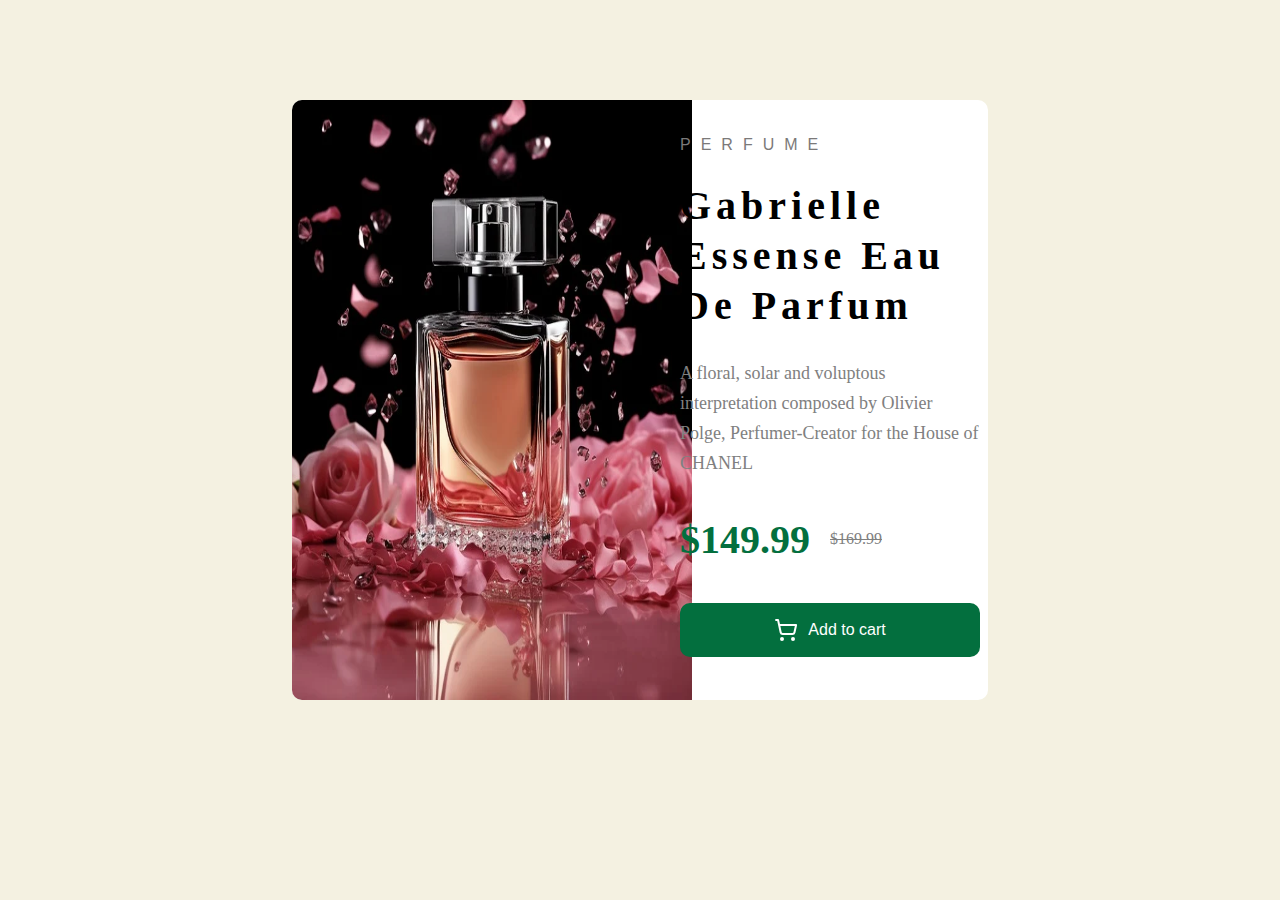
<file: index.html>
<!DOCTYPE html>
<html lang="en">
<head>
    <meta charset="UTF-8">
    <meta name="viewport" content="width=device-width, initial-scale=1.0">
    <title>card</title>
    <link rel="stylesheet" href="./style.css" />
    <link rel="stylesheet" href="https://cdnjs.cloudflare.com/ajax/libs/font-awesome/4.7.0/css/font-awesome.min.css">
</head>
<body>
    <div class="main">
        <div class="left-side">
            <img src="./peft.webp" alt="perfume" class="perf" />

        </div>
        <div class="right-side">
           <div class="text-box">
            <p class="perf-text">PERFUME</p>

            <h1 class="title-text">Gabrielle <br /> Essense Eau <br/> De Parfum</h1>

            <p class="desc">A floral, solar and voluptous interpretation
                 composed by Olivier Polge, 
                Perfumer-Creator for the House of CHANEL</p>


            <div class="price-box">
                <p>$149.99</p> 
                <span> <s>$169.99</s></span>


            </div>

            <button>
                <img src="./cart.svg" alt="cart" class="cart"/>
                Add to cart</button>

           </div>

        </div>

    </div>
</body>
</html>
</file>
<file: style.css>
:root {
    --ff-primary: "Montserrat", sans-serif;
    --ff-secondary: "Fraunces", sans-serif;

}


body{
    background: #f4f1e1;
}



.main{
  
    width: 55%;
    height: 600px;
    display: flex;
    border-radius: 10px;
    background-color: #fff;
    
    margin: auto;
    margin-top:100px;
}

.left-side{
    width:50%;
}

.right-side{
    width:50%;
    margin-left:20px;
   
}

.left-side img{
    height: 600px;
    width:400px;
    border-top-left-radius: 10px;
    border-bottom-left-radius: 10px;


}

.text-box{
    padding: 20px;
}

.perf-text{
    font-size: 16px;
    color:rgb(123, 121, 121);
    font-family:var(--ff-secondary);
    letter-spacing: 10px;
}

.title-text{
    font-size: 40px;
    letter-spacing: 5px;
    line-height: 50px;
   
}

.desc{
    color:gray;
    line-height: 30px;
    width:300px;
    font-size: 18px;
}

.price-box{
    display: flex;
    flex-direction: row;
    gap:20px;
    align-items: center;
    margin-top: -20px;
}

.price-box p {
    color:rgb(3, 111, 62);
    font-size: 40px;
    font-weight: 700;
    font-family:'Times New Roman', Times, serif;
}

.price-box span{
    color:gray;
}

button{
    background: rgb(3, 111, 62);
    padding: 15px;
    color:white;
    font-size: 16px;
    width: 100%;
    border: none;
    border-radius: 10px;
    align-items: center;
    justify-content: center;
    display: flex;
    gap:10px;

}

.cart{
    color:white;
    
}
</file>
